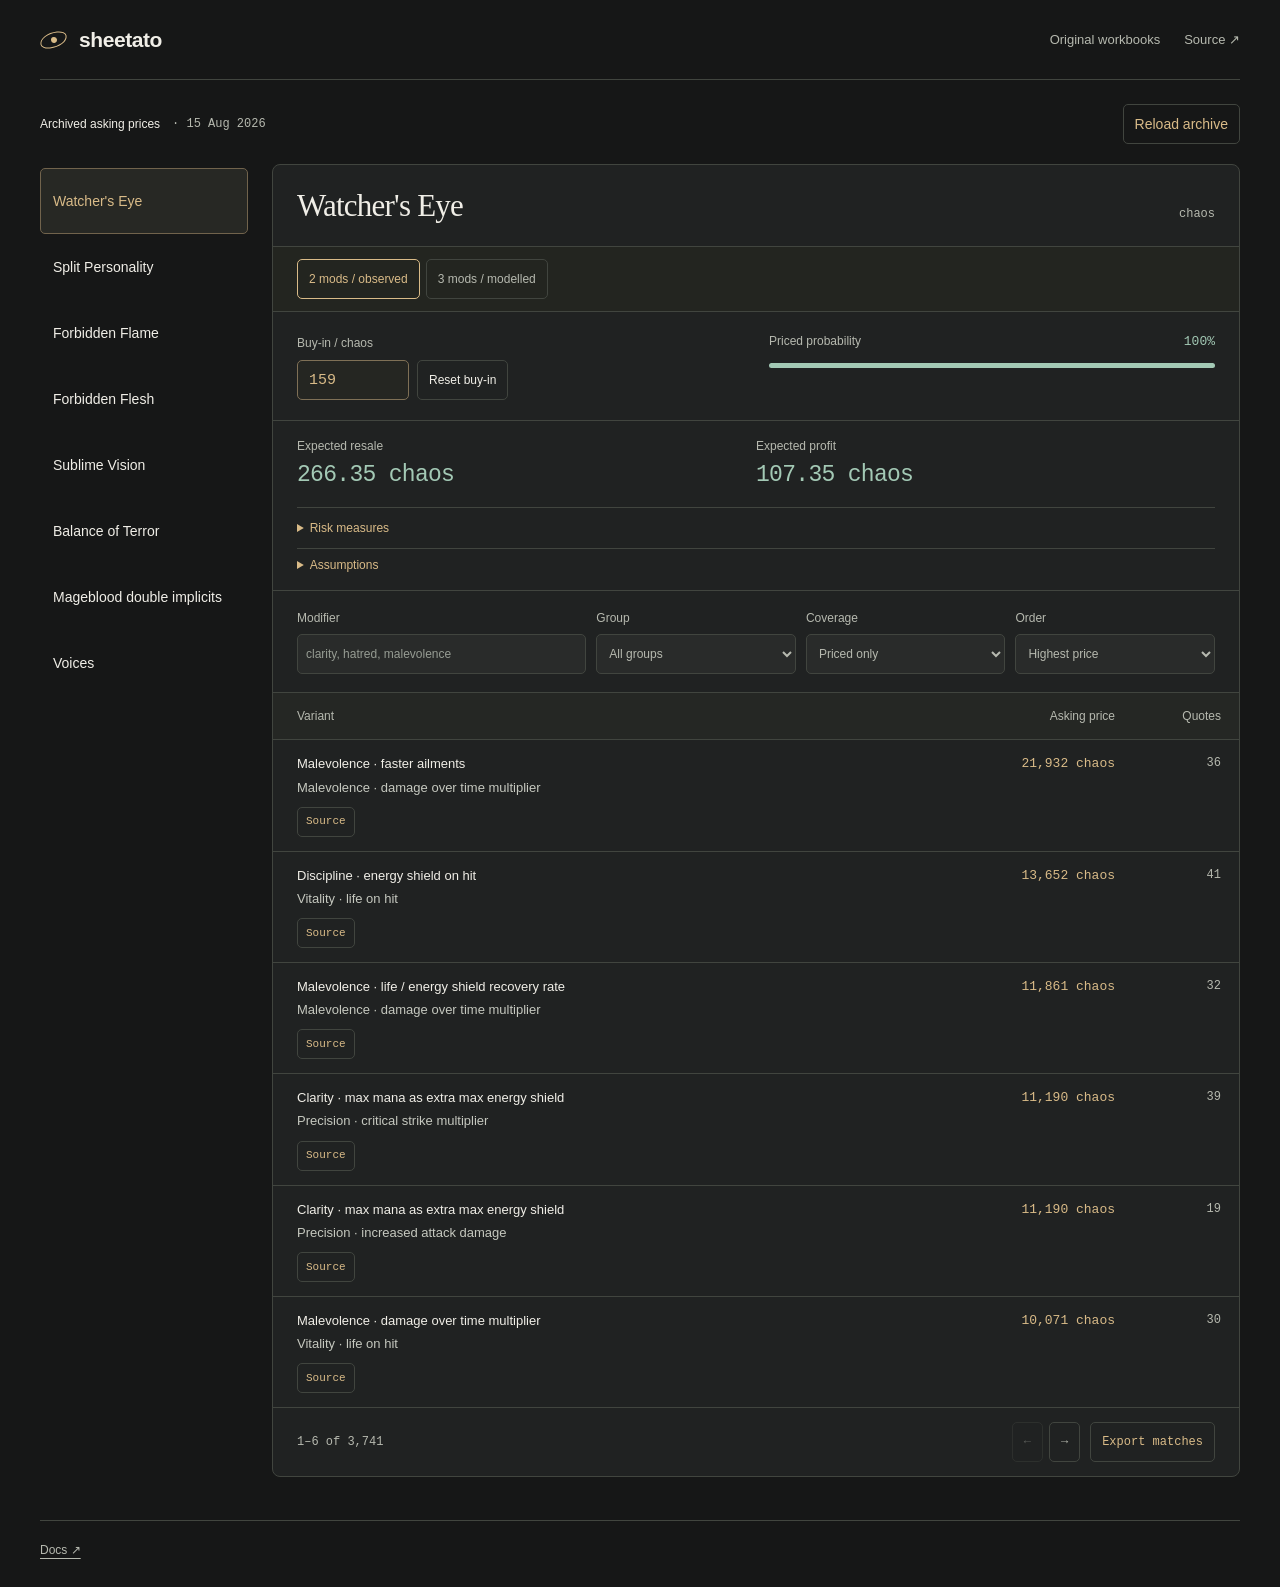
<file: examples/portfolio/index.html>
<!doctype html><html lang="en"><head><meta charset="utf-8"><meta name="viewport" content="width=device-width,initial-scale=1"><meta name="theme-color" content="#161717"><title>Sheetato | PoE economy workbook</title><link rel="icon" href="assets/favicon.svg" type="image/svg+xml"><link rel="stylesheet" href="browser.css"></head><body>
<a class="skip" href="#buy-in">Skip to buy-in</a><header><a class="brand" href="./"><span class="eye" aria-hidden="true"><i></i></span>sheetato</a><nav aria-label="Workbook navigation"><a href="archive.html">Original workbooks</a><a href="https://github.com/LolStar123/poe-item-pricer">Source &#8599;</a></nav></header>
<main><div class="archive-banner"><div><strong>Archived asking prices</strong><span id="archive-date">&#183; 15 Aug 2026</span></div><button id="refresh">Reload archive</button></div><p id="status" role="status">Loading archived observations...</p>
<div class="workbench"><aside class="family-rail"><div id="families" aria-label="Select an item family"></div></aside>
<div class="ledger"><label class="mobile-family" for="dataset-select">Item family<select id="dataset-select" disabled></select></label><section class="sheet" aria-labelledby="sheet-title"><div class="sheet-heading"><div><h1 id="sheet-title">Loading workbook</h1></div><span id="row-count" class="row-count"></span></div>
<div id="watcher-controls" class="mode-band" hidden><div role="group" aria-label="Watcher's Eye valuation mode"><button data-mode="pairs" aria-pressed="true">2 mods / observed</button><button data-mode="triples" aria-pressed="false">3 mods / modelled</button></div></div>
<div class="assumptions"><div><label for="buy-in">Buy-in / <span id="cost-unit">currency</span></label><div class="cost-controls"><input id="buy-in" type="number" min="0" step="any" disabled><button id="restore" disabled>Reset buy-in</button></div></div><div class="coverage"><div><span>Priced probability</span><strong id="coverage-value">Unknown</strong></div><div class="coverage-track"><i id="coverage-fill"></i></div><p id="coverage-note"></p></div></div><p id="cost-error" role="alert" hidden></p><div class="sheet-kpis" id="sheet-kpis" aria-label="Full-distribution risk statistics"></div>
<details class="model-note"><summary>Assumptions</summary><p id="assumption"></p><a href="https://github.com/LolStar123/poe-item-pricer/blob/main/PROVENANCE.md">Model details &#8599;</a></details>
<div class="sheet-tools"><label class="sheet-search" for="search">Modifier<input id="search" type="search" placeholder="clarity, hatred, malevolence" autocomplete="off" disabled></label><label for="group">Group<select id="group" disabled><option value="">All groups</option></select></label><label for="coverage">Coverage<select id="coverage" disabled><option value="priced">Priced only</option><option value="all">All outcomes</option><option value="missing">Missing only</option></select></label><label for="sort">Order<select id="sort" disabled><option value="high">Highest price</option><option value="low">Lowest price</option><option value="listings">Most quotes</option><option value="name">Name A-Z</option></select></label></div>
<div class="table-wrap"><table><thead><tr><th>Variant</th><th>Asking price</th><th>Quotes</th></tr></thead><tbody id="rows"></tbody></table></div><p id="empty" hidden>No matching outcomes. Clear the search or change the coverage filter.</p><div class="table-pager" aria-label="Ledger pages"><span id="page-info">0 rows</span><div><button id="previous" disabled aria-label="Previous page">&#8592;</button><button id="next" disabled aria-label="Next page">&#8594;</button><button id="export" disabled>Export matches</button></div></div></section><p id="error" role="alert"></p></div></div></main>
<footer><a href="https://github.com/LolStar123/poe-item-pricer/blob/main/PROVENANCE.md">Docs &#8599;</a></footer><script type="module" src="browser.mjs"></script></body></html>
</file>
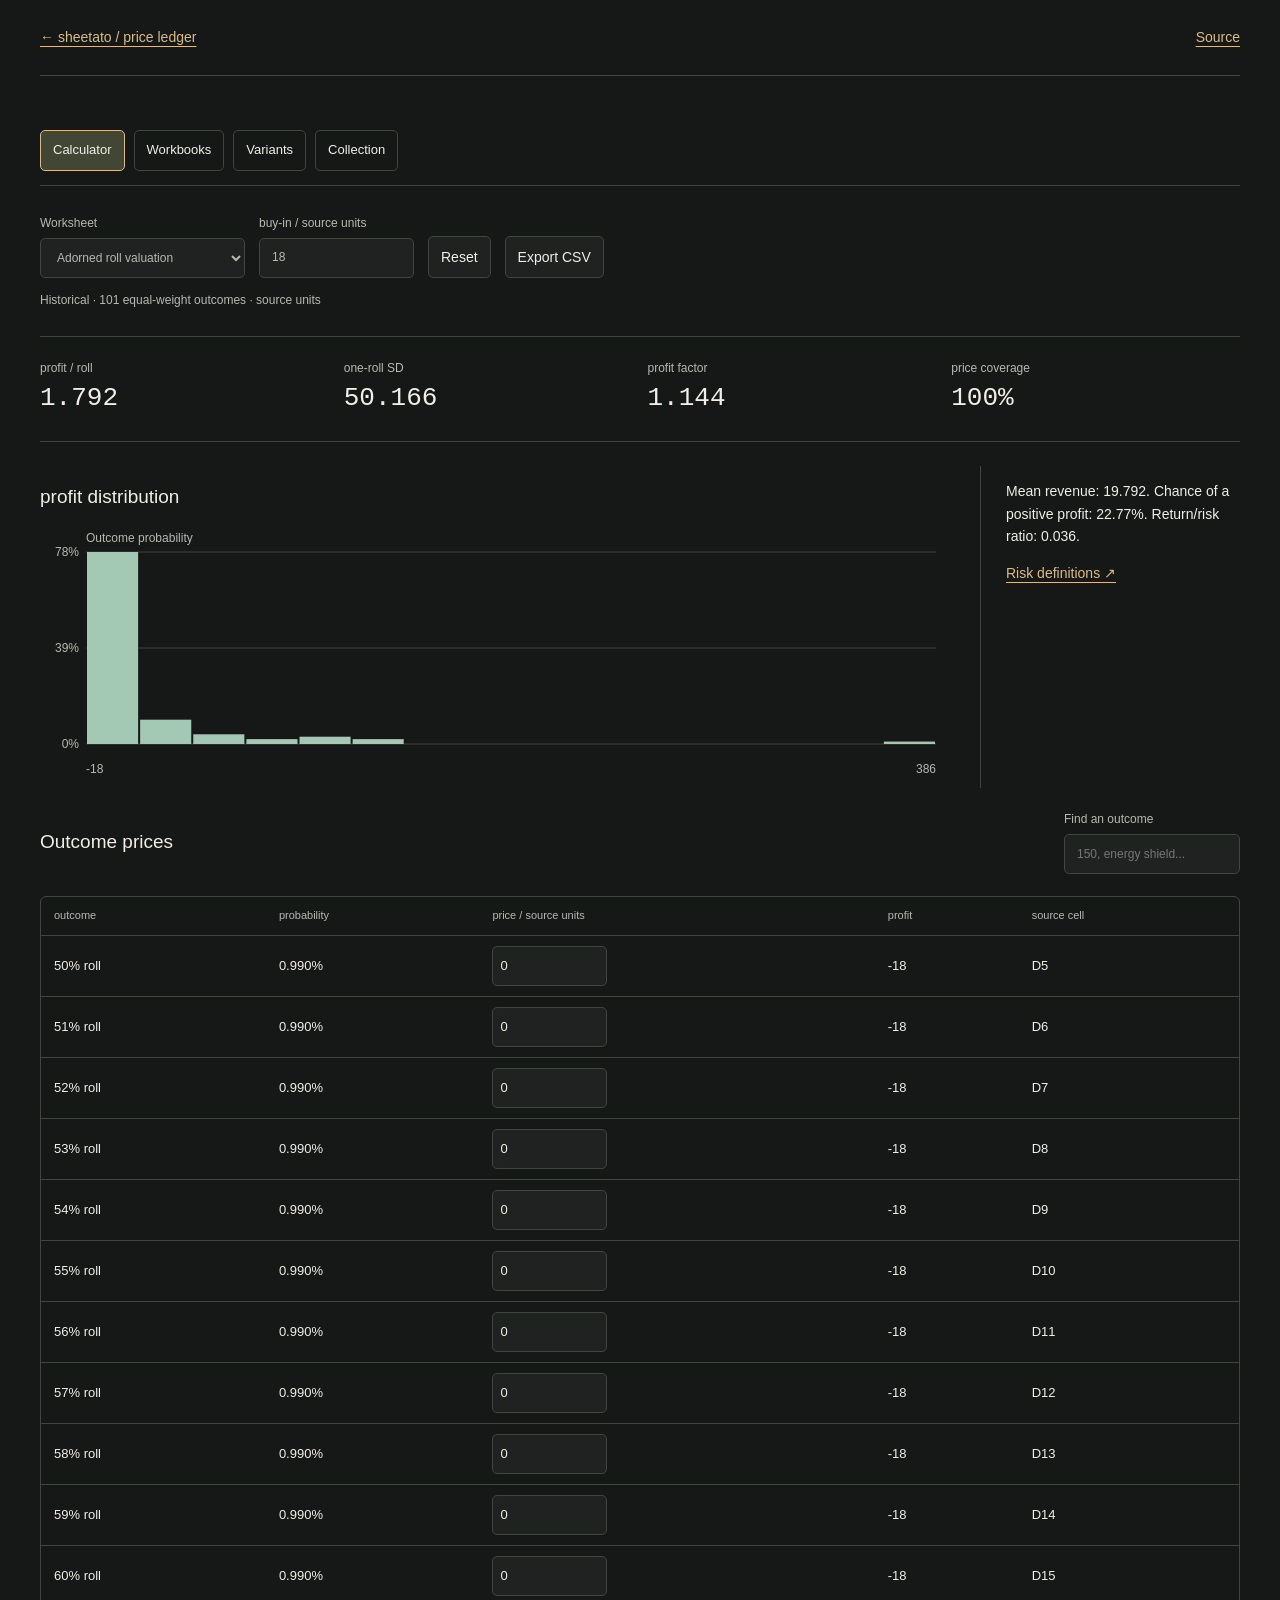
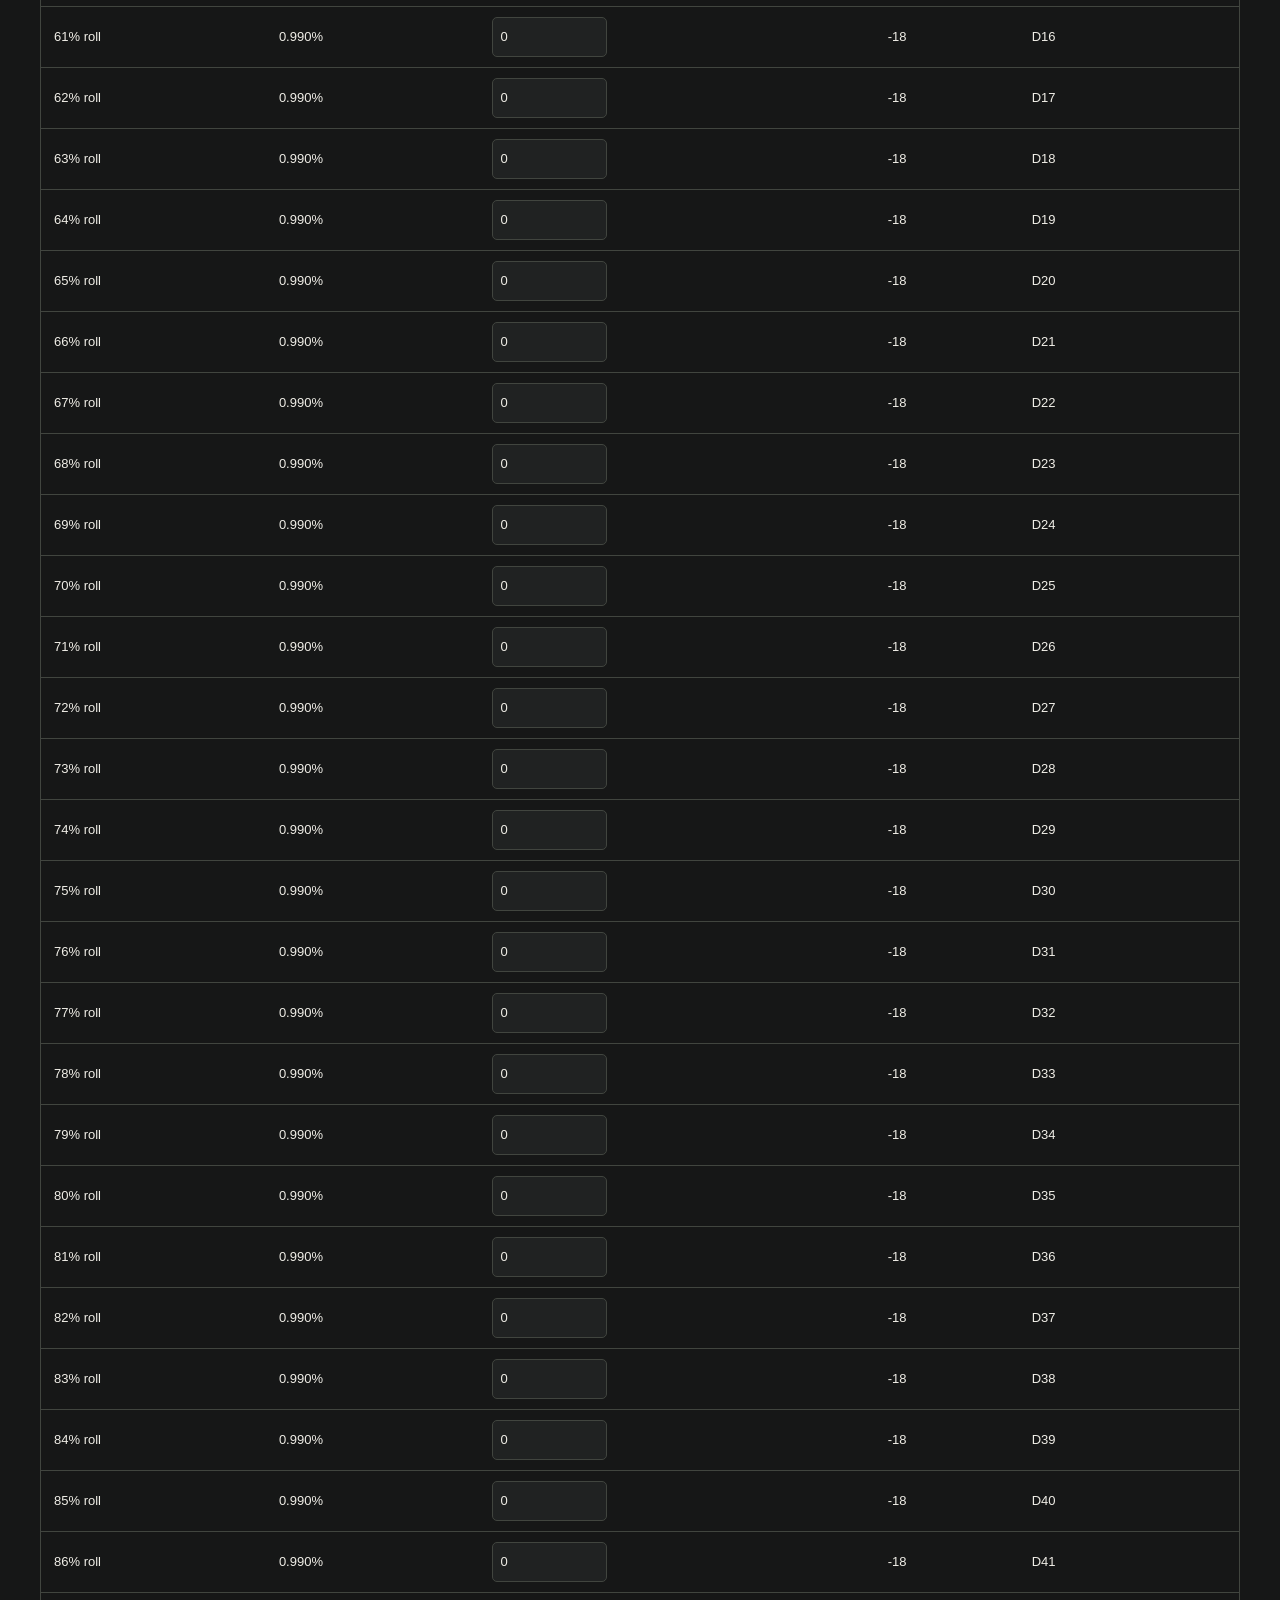
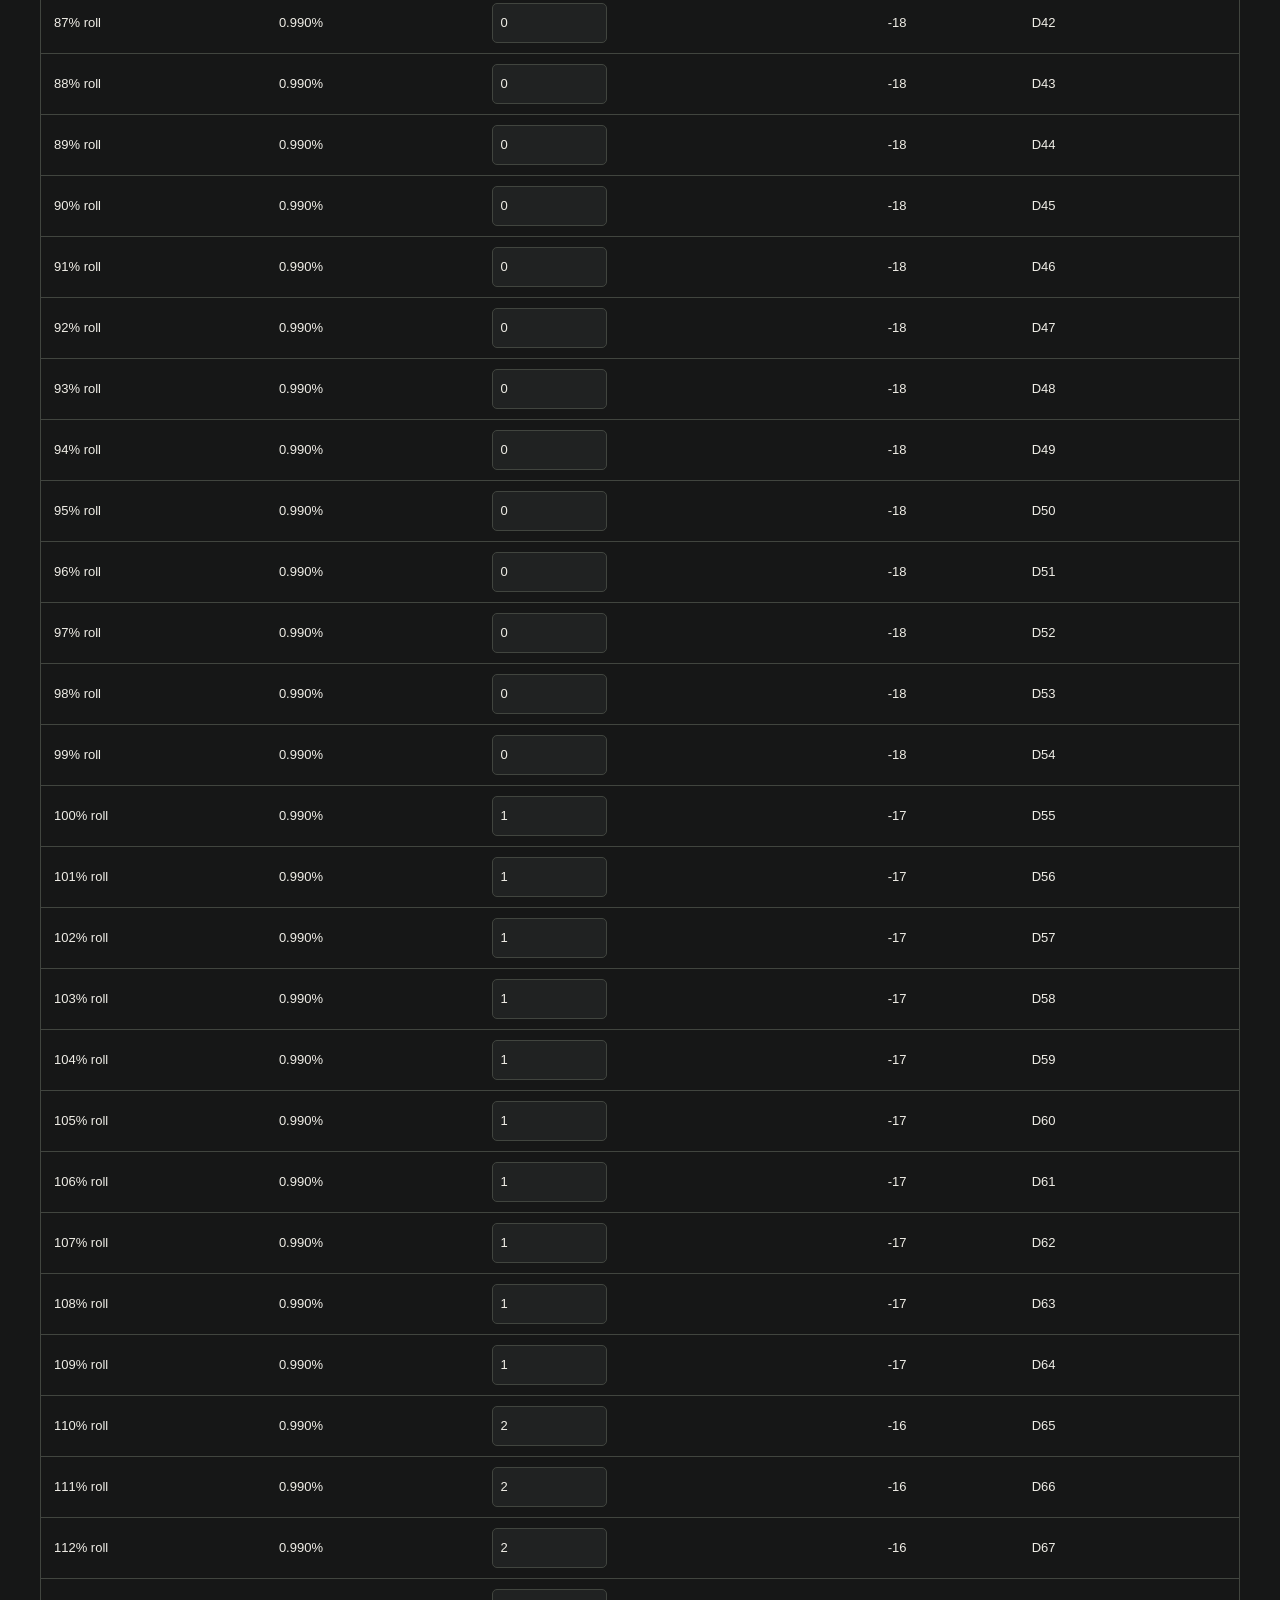
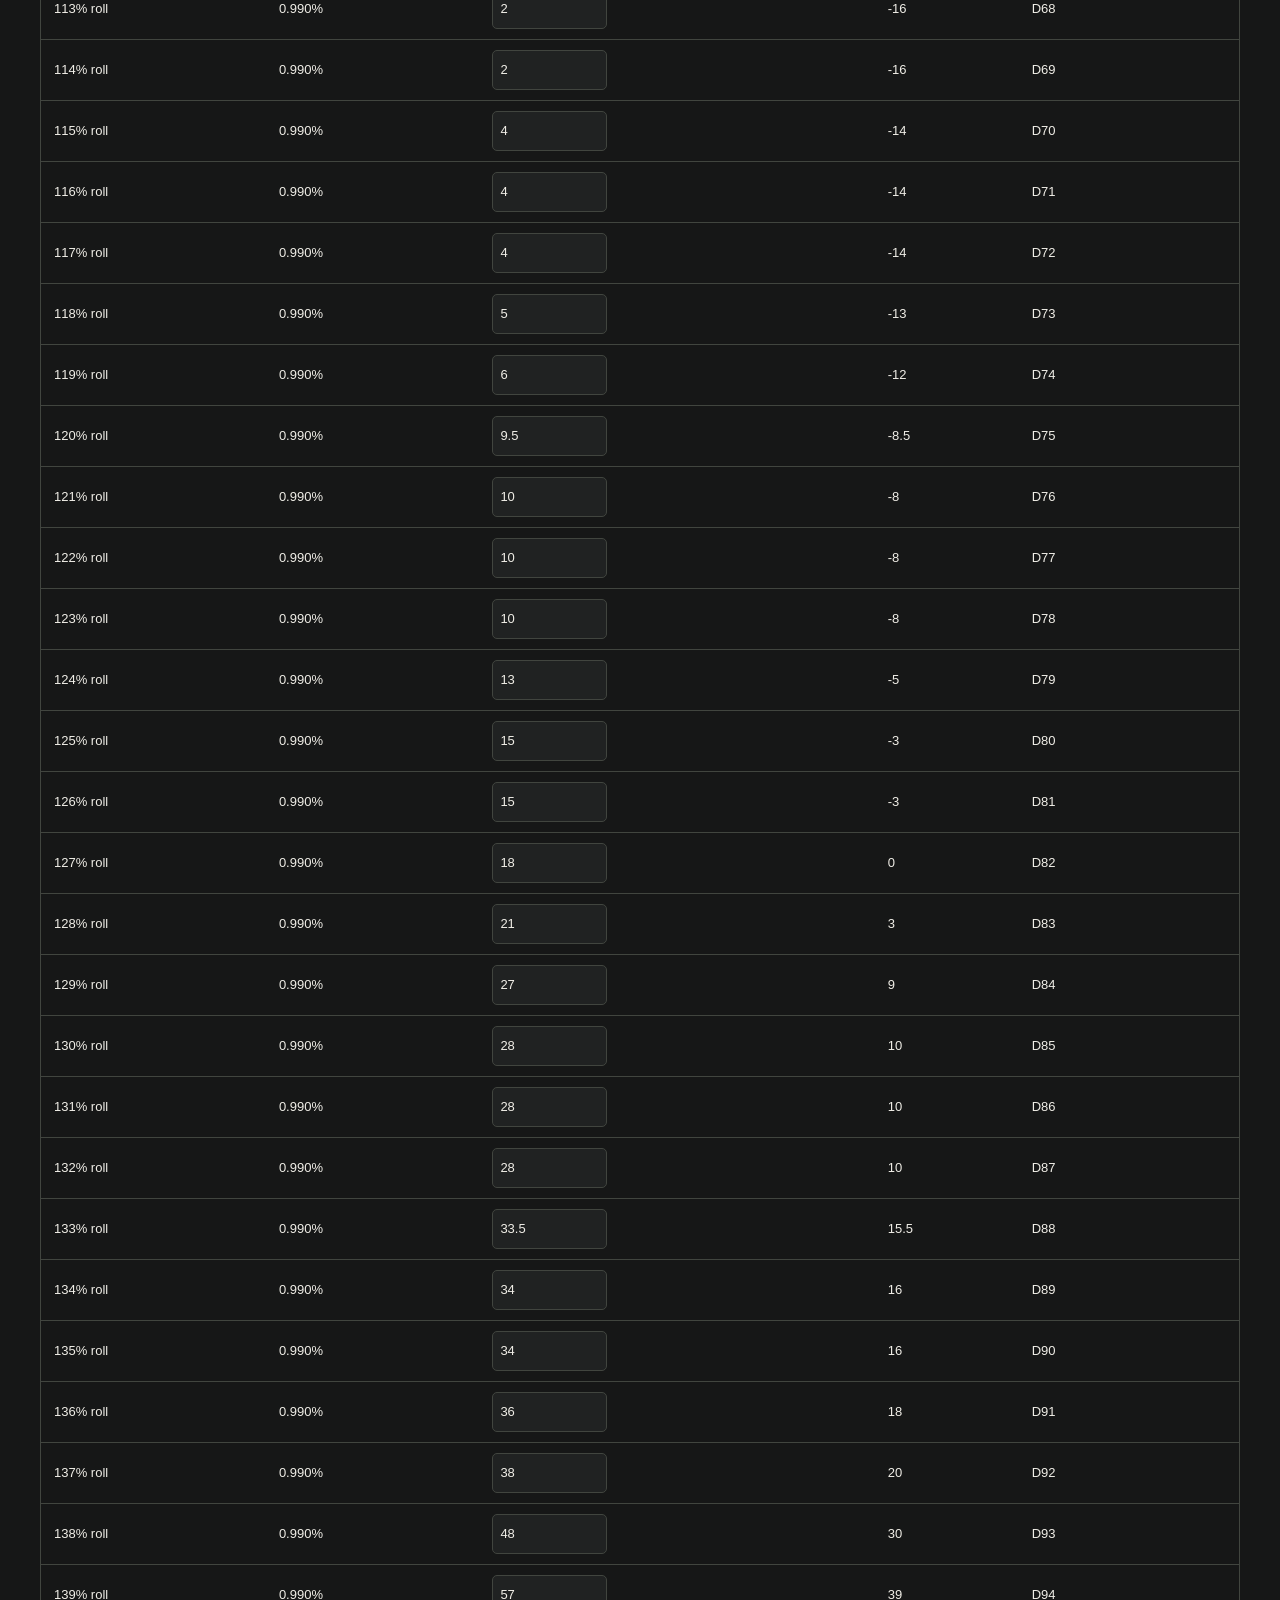
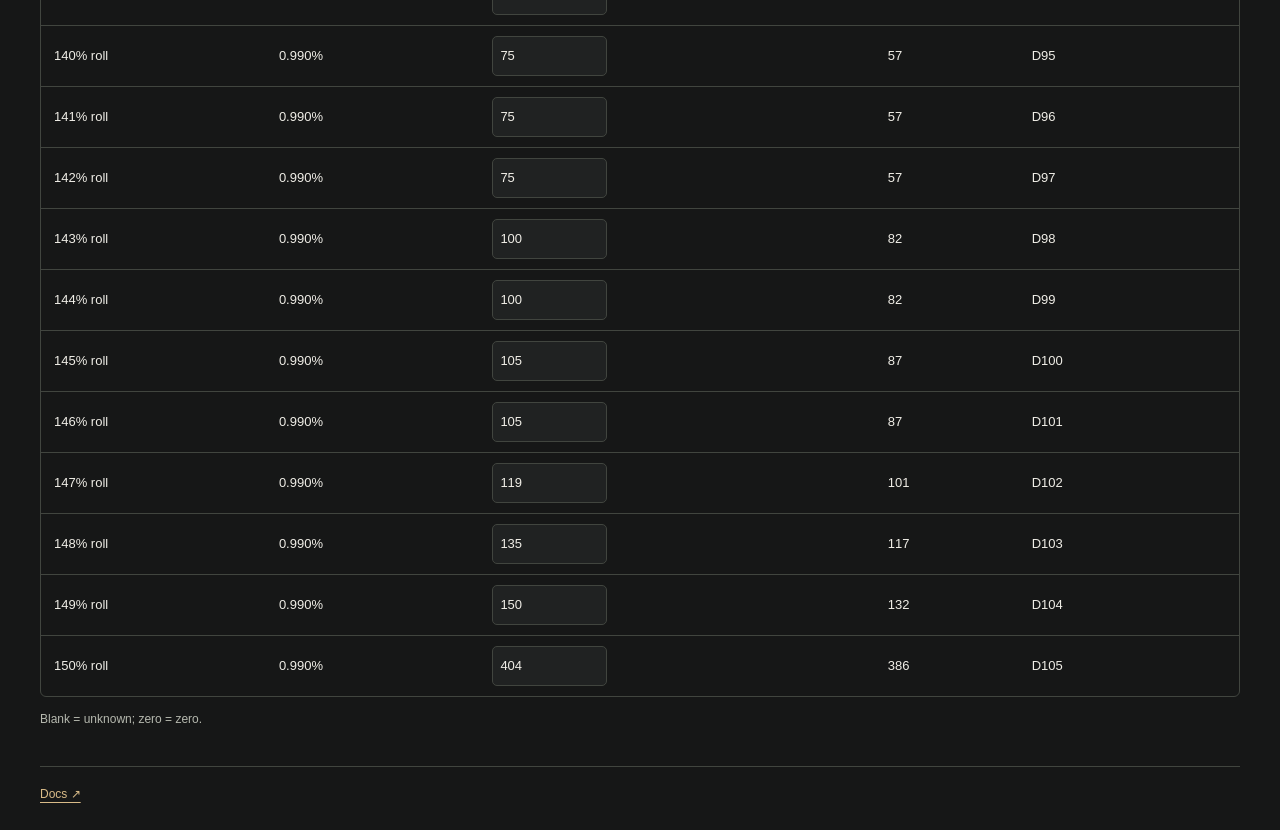
<file: examples/portfolio/archive.html>
<!doctype html>
<html lang="en">
    <meta charset="utf-8" /><meta
        name="viewport"
        content="width=device-width,initial-scale=1"
    /><title>poe item research / the price of a roll</title
    ><link rel="stylesheet" href="style.css" />
    <body>
        <header>
            <a
                href="./"
                >&#8592; sheetato / price ledger</a
            ><a href="https://github.com/LolStar123/poe-item-pricer"
                >Source</a
            >
        </header>
        <main>
            <nav class="tabs" aria-label="Research views">
                <button data-tab="calculator" aria-pressed="true">
                    Calculator</button
                ><button data-tab="archive" aria-pressed="false">
                    Workbooks</button
                ><button data-tab="variants" aria-pressed="false">
                    Variants</button
                ><button data-tab="pipeline" aria-pressed="false">
                    Collection
                </button>
            </nav>
            <section id="calculator">
                <div class="controls">
                    <label
                        >Worksheet<select id="case"></select></label
                    ><label
                        >buy-in / source units<input
                            id="cost"
                            type="number"
                            min="0"
                            step=".1" /></label
                    ><button id="restore">Reset</button
                    ><button id="export">Export CSV</button>
                </div>
                <p id="case-note" class="note"></p>
                <p id="error" role="alert"></p>
                <div class="metrics" id="metrics"></div>
                <div class="analysis">
                    <div>
                        <h2>profit distribution</h2>
                        <svg
                            id="chart"
                            viewBox="0 0 660 240"
                            role="img"
                            aria-label="Discrete probability histogram of profit per outcome"
                        ></svg>

                    </div>
                    <div class="risk-note">

                        <p id="risk-summary"></p>
                        <a href="https://github.com/LolStar123/poe-item-pricer/blob/main/README.md#archive-contents">Risk definitions &#8599;</a>
                    </div>
                </div>
                <div class="table-heading">
                    <h2>Outcome prices</h2>
                    <label
                        >Find an outcome<input
                            id="outcome-search"
                            type="search"
                            placeholder="150, energy shield..."
                    /></label>
                </div>
                <div class="table-wrap">
                    <table>
                        <thead>
                            <tr>
                                <th>outcome</th>
                                <th>probability</th>
                                <th>price / source units</th>
                                <th>profit</th>
                                <th>source cell</th>
                            </tr>
                        </thead>
                        <tbody id="outcomes"></tbody>
                    </table>
                </div>
                <p class="note">Blank = unknown; zero = zero.</p>
            </section>
            <section id="archive" hidden>
                <div class="controls">
                    <label>Workbook<select id="book"></select></label
                    ><a id="download" download>Download XLSX</a>
                </div>
                <p class="note">Historical · source units</p>
                <div class="formula-bar">
                    <b id="cell-name">select a cell</b
                    ><code id="formula"></code>
                </div>
                <div class="table-wrap"><table id="workbook"></table></div>
                <p id="book-note" class="note"></p>
            </section>
            <section id="variants" hidden>
                <h2>Watcher's Eye combinations</h2>
                <p id="variant-summary"></p>
                <label
                    >Modifier or aura<input
                        id="mod-search"
                        type="search"
                        placeholder="Anger, critical strike, energy shield..."
                /></label>

                <p id="variant-count"></p>
                <div id="pairs"></div>
                <div class="pagination">
                    <button id="pair-prev">previous</button
                    ><span id="pair-page"></span
                    ><button id="pair-next">next</button>
                </div>
            </section>
            <section id="pipeline" hidden><a href="https://github.com/LolStar123/poe-item-pricer/blob/main/README.md">Collection docs &#8599;</a><p><a href="https://github.com/LolStar123/poe-item-pricer/blob/main/original/buyin.py">Buy-in code &#8599;</a></p></section>
            <footer><a href="https://github.com/LolStar123/poe-item-pricer/blob/main/PROVENANCE.md">Docs &#8599;</a></footer>
        </main>
        <script type="module" src="app.mjs"></script>
    </body>
</html>
</file>
<file: examples/portfolio/browser.css>
:root {
    color-scheme:dark;
    --night:#161717;
    --ledger:#202222;
    --cell:#292b2a;
    --ink:#f0eee7;
    --muted:#b6b9af;
    --rule:#41453f;
    --bronze:#d9bb88;
    --calc:#a3c9b5;
    --danger:#eab0a4;
    font-family:"Segoe UI",Arial,sans-serif
}
* {
    box-sizing:border-box
}
html {
    background:var(--night)
}
body {
    margin:0;
    color:var(--ink);
    background:var(--night);
    font-size:14px;
    line-height:1.5
}
a {
    color:inherit;
    text-underline-offset:4px
}
button,input,select {
    font:inherit;
    color:inherit;
    background:var(--cell);
    border:1px solid var(--rule);
    border-radius:5px;
    min-height:40px;
    padding:8px 11px;
    max-width:100%
}
input,select {
    width:100%;
    min-width:0
}
button {
    cursor:pointer;
    transition:background-color 120ms,border-color 120ms
}
button:hover:not(:disabled) {
    border-color:var(--bronze);
    background:#343832
}
button:disabled {
    opacity:.4;
    cursor:default
}
button[aria-pressed=true] {
    color:var(--bronze);
    border-color:var(--bronze);
    background:#30302b
}
:focus-visible {
    outline:2px solid var(--bronze);
    outline-offset:3px
}
[hidden] {
    display:none!important
}
input::placeholder {
    color:#969c93
}
header,main,footer {
    width:min(1200px,calc(100% - 64px));
    margin:auto
}
header {
    min-height:80px;
    display:flex;
    align-items:center;
    justify-content:space-between;
    gap:24px;
    border-bottom:1px solid var(--rule)
}
header nav {
    display:flex;
    gap:24px;
    font-size:13px;
    color:var(--muted)
}
header nav a {
    min-height:40px;
    display:flex;
    align-items:center;
    text-decoration:none
}
.brand {
    display:flex;
    align-items:center;
    gap:12px;
    text-decoration:none;
    font-weight:650;
    font-size:21px;
    letter-spacing:-.02em
}
.brand-note {
    font-size:12px;
    font-weight:400;
    letter-spacing:0;
    color:var(--muted);
    padding-left:15px;
    border-left:1px solid var(--rule)
}
.eye {
    width:27px;
    height:16px;
    display:grid;
    place-items:center;
    border:1px solid var(--bronze);
    border-radius:70% 35%;
    rotate:-7deg
}
.eye i {
    width:6px;
    height:6px;
    background:var(--bronze);
    border-radius:50%
}
main {
    padding-top:24px
}
.archive-banner {
    display:flex;
    align-items:center;
    justify-content:space-between;
    gap:16px
}
.archive-banner>div {
    display:flex;
    align-items:center;
    flex-wrap:wrap;
    gap:12px;
    color:var(--muted);
    font-size:12px
}
.archive-banner strong {
    font-weight:500;
    color:var(--ink)
}
.archive-dot {
    width:6px;
    height:6px;
    border-radius:50%;
    background:var(--bronze)
}
#archive-date {
    font-family:Consolas,monospace
}
.archive-caption {
    border-left:1px solid var(--rule);
    padding-left:12px
}
.archive-banner button {
    color:var(--bronze);
    background:transparent;
    white-space:nowrap
}
#status {
    min-height:20px;
    font-size:12px;
    color:var(--muted);
    margin:8px 0 24px
}
.workbench {
    display:grid;
    grid-template-columns:208px minmax(0,1fr);
    gap:24px
}
.family-rail {
    padding-top:4px
}
.rail-label {
    font:12px/1.5 Consolas,monospace;
    color:var(--muted);
    margin:0 0 12px
}
.family-rail button {
    display:block;
    text-align:left;
    width:100%;
    border:1px solid transparent;
    background:transparent;
    min-height:66px;
    border-radius:5px;
    padding:11px 12px
}
.family-rail button strong {
    display:block;
    font-size:14px;
    font-weight:500
}
.family-rail button span {
    display:block;
    font:12px/1.5 Consolas,monospace;
    color:var(--muted);
    margin-top:4px
}
.family-rail button[aria-pressed=true] {
    color:var(--bronze);
    background:#272824;
    border-color:#71634c
}
.family-rail button[aria-pressed=true] span {
    color:#c1baac
}
.rail-foot {
    font-size:12px;
    color:var(--muted);
    line-height:1.7;
    border-top:1px solid var(--rule);
    margin:20px 10px 0;
    padding-top:12px
}
.rail-foot a {
    display:block;
    margin-top:16px;
    color:var(--bronze)
}
.ledger {
    min-width:0
}
.mobile-family {
    display:none
}
.sheet {
    background:var(--ledger);
    border:1px solid var(--rule);
    border-radius:8px;
    overflow:hidden
}
.sheet-heading {
    display:flex;
    align-items:end;
    justify-content:space-between;
    gap:20px;
    padding:22px 24px;
    border-bottom:1px solid var(--rule)
}
.eyebrow {
    font:12px/1.5 Consolas,monospace;
    color:var(--muted);
    margin:0 0 6px
}
.sheet-heading h1 {
    font:400 31px/1.2 Georgia,serif;
    letter-spacing:-.025em;
    margin:0
}
.row-count {
    font:12px/1.7 Consolas,monospace;
    text-align:right;
    color:var(--muted)
}
.mode-band {
    display:flex;
    align-items:center;
    justify-content:space-between;
    gap:16px;
    padding:12px 24px;
    background:#232520;
    border-bottom:1px solid var(--rule);
    font-size:12px;
    color:var(--muted)
}
.mode-band>div {
    display:flex;
    gap:6px
}
.mode-band button {
    font-size:12px;
    background:transparent
}
.assumptions {
    display:grid;
    grid-template-columns:minmax(0,1fr) minmax(0,1fr);
    gap:26px;
    padding:20px 24px;
    border-bottom:1px solid var(--rule)
}
label {
    font-size:12px;
    color:var(--muted)
}
.cost-controls {
    display:flex;
    gap:8px;
    margin-top:7px
}
.cost-controls input {
    width:112px;
    font:15px/1.4 Consolas,monospace;
    border-color:#7f7056;
    color:var(--bronze);
    background:#252622
}
.cost-controls button {
    font-size:12px;
    background:transparent
}
.coverage>div:first-child {
    display:flex;
    justify-content:space-between;
    color:var(--muted);
    font-size:12px
}
.coverage strong {
    font:13px/1.5 Consolas,monospace;
    color:var(--calc)
}
.coverage-track {
    height:5px;
    background:#42463f;
    border-radius:3px;
    overflow:hidden;
    margin-top:11px
}
.coverage-track i {
    display:block;
    height:100%;
    width:0;
    background:var(--calc)
}
.coverage p {
    font-size:12px;
    line-height:1.6;
    color:var(--muted);
    margin:7px 0 0
}
#cost-error {
    color:var(--danger);
    font-size:12px;
    padding:0 24px
}
.sheet-kpis {
    display:grid;
    grid-template-columns:repeat(3,minmax(0,1fr));
    padding:0 24px
}
.sheet-kpis>span {
    min-width:0;
    padding:17px 18px 14px 0;
    border-bottom:1px solid var(--rule)
}
.sheet-kpis small {
    display:block;
    font-size:12px;
    color:var(--muted)
}
.sheet-kpis strong {
    display:block;
    font:23px/1.4 Consolas,monospace;
    letter-spacing:-.7px;
    color:var(--calc);
    margin:4px 0
}
.sheet-kpis em {
    font-style:normal;
    display:block;
    font-size:11px;
    line-height:1.6;
    color:var(--muted)
}
.calculation-note {
    margin:10px 24px 12px;
    color:var(--muted);
    font-size:12px
}
.model-note {
    border-bottom:1px solid var(--rule);
    padding:0 24px 12px;
    color:var(--muted);
    font-size:12px
}
.model-note summary {
    padding:7px 0;
    cursor:pointer;
    color:var(--bronze)
}
.model-note p {
    line-height:1.8;
    max-width:750px;
    margin:9px 0
}
.sheet-tools {
    display:grid;
    grid-template-columns:minmax(0,1.45fr) repeat(3,minmax(0,1fr));
    gap:10px;
    padding:18px 24px;
    border-bottom:1px solid var(--rule)
}
.sheet-tools label {
    display:grid;
    gap:7px;
    min-width:0
}
.sheet-tools select,.sheet-tools input {
    font-size:12px;
    min-height:40px;
    padding:8px
}
.table-wrap {
    overflow:auto;
    max-width:100%
}
table {
    width:100%;
    border-collapse:collapse
}
th,td {
    padding:14px 18px;
    border-bottom:1px solid var(--rule);
    text-align:right;
    vertical-align:top
}
th {
    font-size:12px;
    color:var(--muted);
    font-weight:400;
    background:#252724
}
th:first-child,td:first-child {
    text-align:left;
    padding-left:24px
}
td:first-child {
    width:70%
}
td {
    font:13px/1.5 Consolas,monospace
}
td:nth-child(2) {
    color:var(--bronze);
    white-space:nowrap
}
td:nth-child(3) {
    white-space:nowrap;
    color:var(--muted);
    font-size:12px
}
td .mod {
    display:block;
    font:13px/1.55 "Segoe UI",sans-serif;
    color:var(--ink)
}
td .mod+.mod {
    margin-top:3px;
    color:#c5c8bf
}
.row-meta {
    display:flex;
    gap:9px;
    align-items:center;
    margin-top:9px
}
.row-kind {
    color:var(--muted);
    font:11px/1.5 Consolas,monospace
}
.source-toggle {
    min-height:30px;
    padding:4px 8px;
    font-size:11px;
    background:transparent;
    color:var(--bronze)
}
.source-toggle[aria-expanded=true] {
    border-color:var(--bronze)
}
.source-evidence {
    background:#262924
}
tr.source-evidence td {
    padding:12px 24px;
    text-align:left;
    white-space:normal
}
.source-evidence dl {
    margin:0;
    display:grid;
    grid-template-columns:130px minmax(0,1fr);
    gap:7px 14px;
    font-size:12px
}
.source-evidence dt {
    color:var(--muted)
}
.source-evidence dd {
    margin:0;
    overflow-wrap:anywhere
}
.table-pager {
    display:flex;
    align-items:center;
    justify-content:space-between;
    gap:15px;
    padding:14px 24px;
    color:var(--muted);
    font:12px/1.5 Consolas,monospace
}
.table-pager>div {
    display:flex;
    gap:6px
}
.table-pager button {
    font-size:12px;
    background:transparent
}
.table-pager button#export {
    color:var(--bronze);
    margin-left:4px
}
.sheet-foot {
    display:flex;
    justify-content:space-between;
    gap:15px;
    padding:12px 24px;
    border-top:1px solid var(--rule);
    background:#252724;
    color:var(--muted);
    font:11px/1.7 Consolas,monospace
}
#empty {
    font-size:13px;
    padding:6px 24px;
    color:var(--muted)
}
#error {
    color:var(--danger);
    font-size:13px
}
footer {
    display:flex;
    justify-content:space-between;
    gap:20px;
    border-top:1px solid var(--rule);
    margin-top:30px;
    padding:20px 0 28px;
    color:var(--muted);
    font-size:12px
}
.skip {
    position:absolute;
    top:-90px;
    left:15px;
    background:var(--cell);
    padding:10px;
    z-index:5
}
.skip:focus {
    top:10px
}
@media(max-width:1100px) {
    header,main,footer {
        width:calc(100% - 40px)
    }
    .workbench {
        grid-template-columns:185px minmax(0,1fr);
        gap:20px
    }
    .sheet-tools {
        grid-template-columns:repeat(3,minmax(0,1fr))
    }
    .sheet-search {
        grid-column:1/-1
    }
    .assumptions {
        gap:18px
    }
    .cost-controls {
        flex-wrap:wrap
    }
    .archive-caption {
        display:none
    }
}
@media(max-width:850px) {
    .workbench {
        display:block
    }
    .family-rail {
        display:none
    }
    .mobile-family {
        display:grid;
        gap:7px;
        margin-bottom:18px
    }
    .sheet-tools {
        grid-template-columns:repeat(3,minmax(0,1fr))
    }
    .brand-note {
        display:none
    }
}
@media(max-width:560px) {
    header,main,footer {
        width:calc(100% - 28px)
    }
    header {
        min-height:74px;
        gap:16px
    }
    header nav {
        gap:12px;
        font-size:12px
    }
    .brand {
        font-size:19px;
        gap:8px
    }
    .eye {
        width:23px;
        height:14px
    }
    .archive-banner>div {
        gap:7px;
        font-size:11px
    }
    .archive-banner button {
        font-size:12px;
        padding:8px
    }
    .sheet-heading {
        display:block;
        padding:20px 18px
    }
    .sheet-heading h1 {
        font-size:29px
    }
    .row-count {
        display:block;
        text-align:left;
        margin-top:12px
    }
    .mode-band {
        display:block;
        padding:12px 18px
    }
    .mode-band>div {
        margin-top:8px
    }
    .mode-band button {
        flex:1;
        min-width:0;
        padding:8px
    }
    .assumptions {
        grid-template-columns:1fr;
        padding:18px;
        gap:18px
    }
    .cost-controls input {
        width:140px
    }
    .sheet-kpis {
        grid-template-columns:1fr 1fr;
        padding:0 18px
    }
    .sheet-kpis strong {
        font-size:20px
    }
    .sheet-kpis>span {
        padding-right:8px
    }
    .calculation-note {
        margin-inline:18px;
        line-height:1.7
    }
    .model-note {
        padding-inline:18px
    }
    .sheet-tools {
        grid-template-columns:1fr 1fr;
        padding:18px;
        gap:12px
    }
    .sheet-tools label:nth-child(2) {
        grid-column:1/-1
    }
    .sheet-search {
        grid-column:1/-1
    }
    .table-wrap {
        overflow:visible
    }
    table,tbody {
        display:block
    }
    thead {
        display:none
    }
    tbody tr {
        display:grid;
        grid-template-columns:1fr auto;
        border-bottom:1px solid var(--rule);
        padding:15px 18px;
        gap:9px 12px
    }
    td,th {
        display:block;
        border:0;
        padding:0;
        font-size:13px
    }
    td:first-child {
        grid-column:1/-1;
        width:auto;
        padding:0
    }
    td:nth-child(2),td:nth-child(3) {
        text-align:left
    }
    td:nth-child(2):before {
        content:"Asking ";
        color:var(--muted);
        font-size:11px
    }
    td:nth-child(3):before {
        content:"Quotes ";
        font-size:11px
    }
    .source-evidence {
        display:block
    }
    .source-evidence td:before {
        content:none
    }
    .source-evidence td:first-child {
        padding:0
    }
    .source-evidence dl {
        grid-template-columns:1fr;
        gap:4px
    }
    .source-evidence dd {
        margin-bottom:8px
    }
    .table-pager {
        flex-wrap:wrap;
        padding:14px 18px;
        gap:10px
    }
    .table-pager>div {
        margin-left:auto
    }
    .sheet-foot {
        display:block;
        padding-inline:18px
    }
    .sheet-foot span {
        display:block
    }
    #empty {
        padding-inline:18px
    }
    #cost-error {
        padding-inline:18px
    }
    footer {
        display:block;
        line-height:1.8
    }
    footer a {
        display:block;
        margin-top:8px
    }
}
@media(prefers-reduced-motion:reduce) {
    * {
        transition:none!important;
        animation:none!important
    }
}

/* Keep the ledger close to its two primary calculations. */
.sheet-kpis { display: block; }
.primary-metrics { display: grid; grid-template-columns: repeat(2,minmax(0,1fr)); }
.primary-metrics > span { min-width: 0; padding: 16px 12px 12px 0; border-bottom: 1px solid var(--rule); }
.risk-measures { border-bottom: 1px solid var(--rule); color: var(--muted); font-size: 12px; }
.risk-measures summary { cursor: pointer; padding: 11px 0; color: var(--bronze); }
.risk-grid { display: grid; grid-template-columns: repeat(4,minmax(0,1fr)); gap: 14px; padding: 6px 0; }
.risk-grid strong { font-size: 19px; }
.risk-definitions { line-height: 1.8; max-width: 740px; margin: 10px 0 14px; }
.calculation-note { margin-top: 9px; margin-bottom: 5px; }
.model-note { padding-bottom: 9px; }
@media (max-width:560px) {
    .risk-grid { grid-template-columns: 1fr 1fr; gap: 12px; }
    .sheet-kpis strong { font-size: 20px; }
    .primary-metrics > span { padding-top: 14px; }
}

#status:empty { display: none; }
.workbench { margin-top: 20px; }
.row-kind:empty { display: none; }
</file>
<file: examples/portfolio/style.css>
:root {
    color-scheme: dark;
    --bg: #161717;
    --panel: #202222;
    --line: #41453f;
    --ink: #f0eee7;
    --muted: #b6b9af;
    --accent: #d9bb88;
}
* {
    box-sizing: border-box;
}
body {
    margin: 0;
    background: var(--bg);
    color: var(--ink);
    font:
        14px/1.6 "Segoe UI",
        sans-serif;
}
header {
    display: flex;
    justify-content: space-between;
    padding: 22px 5%;
    border-bottom: 1px solid var(--line);
}
a {
    color: var(--accent);
    text-underline-offset: 4px;
}
main {
    max-width: 1350px;
    margin: auto;
    padding: 35px 5%;
}
.intro {
    display: flex;
    align-items: center;
    justify-content: space-between;
    gap: 35px;
}
.intro > p {
    max-width: 390px;
    color: var(--muted);
}
h1 {
    font:
        400 clamp(30px, 3vw, 36px) / 1.2 Georgia,
        Georgia,
        serif;
    margin: 12px 0 30px;
}
.eyebrow,
.note,
footer {
    font-size: 12px;
    color: var(--muted);
}
h2 {
    font-size: 19px;
    font-weight: 500;
}
h3 {
    font-size: 17px;
    font-weight: 500;
}
button,
input,
select {
    font: inherit;
    padding: 9px 12px;
    border: 1px solid var(--line);
    color: inherit;
    background: var(--panel);
}
button {
    cursor: pointer;
}
button:disabled {
    opacity: 0.4;
    cursor: default;
}
:focus-visible {
    outline: 2px solid var(--accent);
    outline-offset: 3px;
}
.tabs {
    display: flex;
    gap: 9px;
    margin: 28px 0;
    flex-wrap: wrap;
}
.tabs button {
    background: transparent;
}
.tabs [aria-pressed="true"] {
    border-color: var(--accent);
    background: #424735;
}
.controls {
    display: flex;
    align-items: end;
    gap: 14px;
    flex-wrap: wrap;
}
label {
    display: grid;
    gap: 5px;
    font-size: 12px;
    color: var(--muted);
}
input,
select {
    min-width: 0;
    max-width: 100%;
}
#cost {
    width: 155px;
}
#error {
    color: #e3aea0;
}
.metrics {
    display: grid;
    grid-template-columns: repeat(4, 1fr);
    border-block: 1px solid var(--line);
    padding: 22px 0;
    gap: 20px;
    margin: 24px 0;
}
.metric span {
    display: block;
    font-size: 12px;
    color: var(--muted);
}
.metric strong {
    font-size: 30px;
    font-weight: 500;
    font-variant-numeric: tabular-nums;
}
.analysis {
    display: grid;
    grid-template-columns: minmax(0, 1fr) 260px;
    gap: 30px;
}
#chart {
    width: 100%;
    display: block;
}
.risk-note {
    border-left: 1px solid var(--line);
    padding-left: 25px;
}
.table-heading {
    display: flex;
    justify-content: space-between;
    align-items: center;
    gap: 20px;
    margin: 22px 0;
}
.table-wrap {
    overflow: auto;
    max-width: 100%;
    border: 1px solid var(--line);
}
table {
    border-collapse: collapse;
    width: 100%;
    font-size: 13px;
}
th,
td {
    text-align: left;
    padding: 10px 13px;
    border-bottom: 1px solid var(--line);
}
th {
    font-size: 11px;
    color: var(--muted);
    font-weight: 500;
}
td input {
    width: 115px;
    padding: 7px;
    font-size: 13px;
}
td output {
    font-variant-numeric: tabular-nums;
}
tbody tr:last-child td {
    border-bottom: 0;
}
.formula-bar {
    display: flex;
    gap: 20px;
    padding: 14px;
    background: var(--panel);
    margin: 20px 0;
    font-size: 12px;
    overflow-wrap: anywhere;
}
.formula-bar code {
    white-space: pre-wrap;
}
#workbook {
    font-size: 12px;
}
#workbook td {
    min-width: 65px;
    max-width: 220px;
    overflow-wrap: anywhere;
    padding: 7px;
}
#workbook button {
    font-size: 12px;
    padding: 4px 6px;
    width: 100%;
    background: transparent;
    border: 0;
    text-align: left;
    min-height: 27px;
    overflow-wrap: anywhere;
}
#workbook button.has-formula {
    color: var(--accent);
}
#workbook button[aria-pressed="true"] {
    background: #4d5440;
}
.pair {
    display: grid;
    grid-template-columns: 55px 1fr 1fr;
    gap: 18px;
    border-top: 1px solid var(--line);
    padding: 17px 0;
    font-size: 13px;
}
.pair small {
    color: var(--muted);
}
#mod-search {
    width: 100%;
    max-width: 650px;
}
.pagination {
    display: flex;
    align-items: center;
    justify-content: space-between;
    margin: 20px 0;
}
.workflow {
    padding-left: 24px;
    max-width: 850px;
}
.workflow li {
    padding: 10px 0 20px 18px;
    border-bottom: 1px solid var(--line);
}
footer {
    border-top: 1px solid var(--line);
    margin-top: 35px;
    padding-top: 18px;
}
@media (max-width: 760px) {
    .intro {
        display: block;
    }
    .intro > p {
        max-width: none;
    }
    .analysis {
        grid-template-columns: minmax(0, 1fr);
    }
    .risk-note {
        border-left: 0;
        border-top: 1px solid var(--line);
        padding: 15px 0;
    }
    .metrics {
        grid-template-columns: 1fr 1fr;
    }
    .pair {
        grid-template-columns: 30px 1fr;
        gap: 12px;
    }
    .pair > p:last-child {
        grid-column: 2;
        margin-top: 0;
    }
    .table-heading {
        flex-wrap: wrap;
    }
    .controls > label {
        max-width: 100%;
    }
}

button,input,select{border-radius:5px;min-height:40px}header,main{width:min(1200px,calc(100% - 64px));margin:auto}header{padding:18px 0;min-height:76px;align-items:center}main{padding:26px 0}.intro{gap:36px}.intro h1{margin:8px 0 10px}.intro>p{font-size:13px}.tabs{border-bottom:1px solid var(--line);padding-bottom:14px}.tabs button{font-size:13px}.metrics{gap:15px}.metric strong{font:26px/1.6 Consolas,monospace}.table-wrap{border-radius:6px}.note{line-height:1.8}#chart{min-height:250px}#workbook button{min-height:40px}.formula-bar{border-radius:6px}.pagination button{min-width:40px}[hidden]{display:none!important}@media(max-width:760px){header,main{width:calc(100% - 28px)}header{gap:16px;font-size:12px}.controls{gap:12px}.controls>label{flex:1;min-width:145px}.controls>button{font-size:12px}.tabs{gap:7px}.tabs button{font-size:12px}.metric strong{font-size:23px}}@media(prefers-reduced-motion:reduce){*{transition:none!important;animation:none!important}}
</file>
